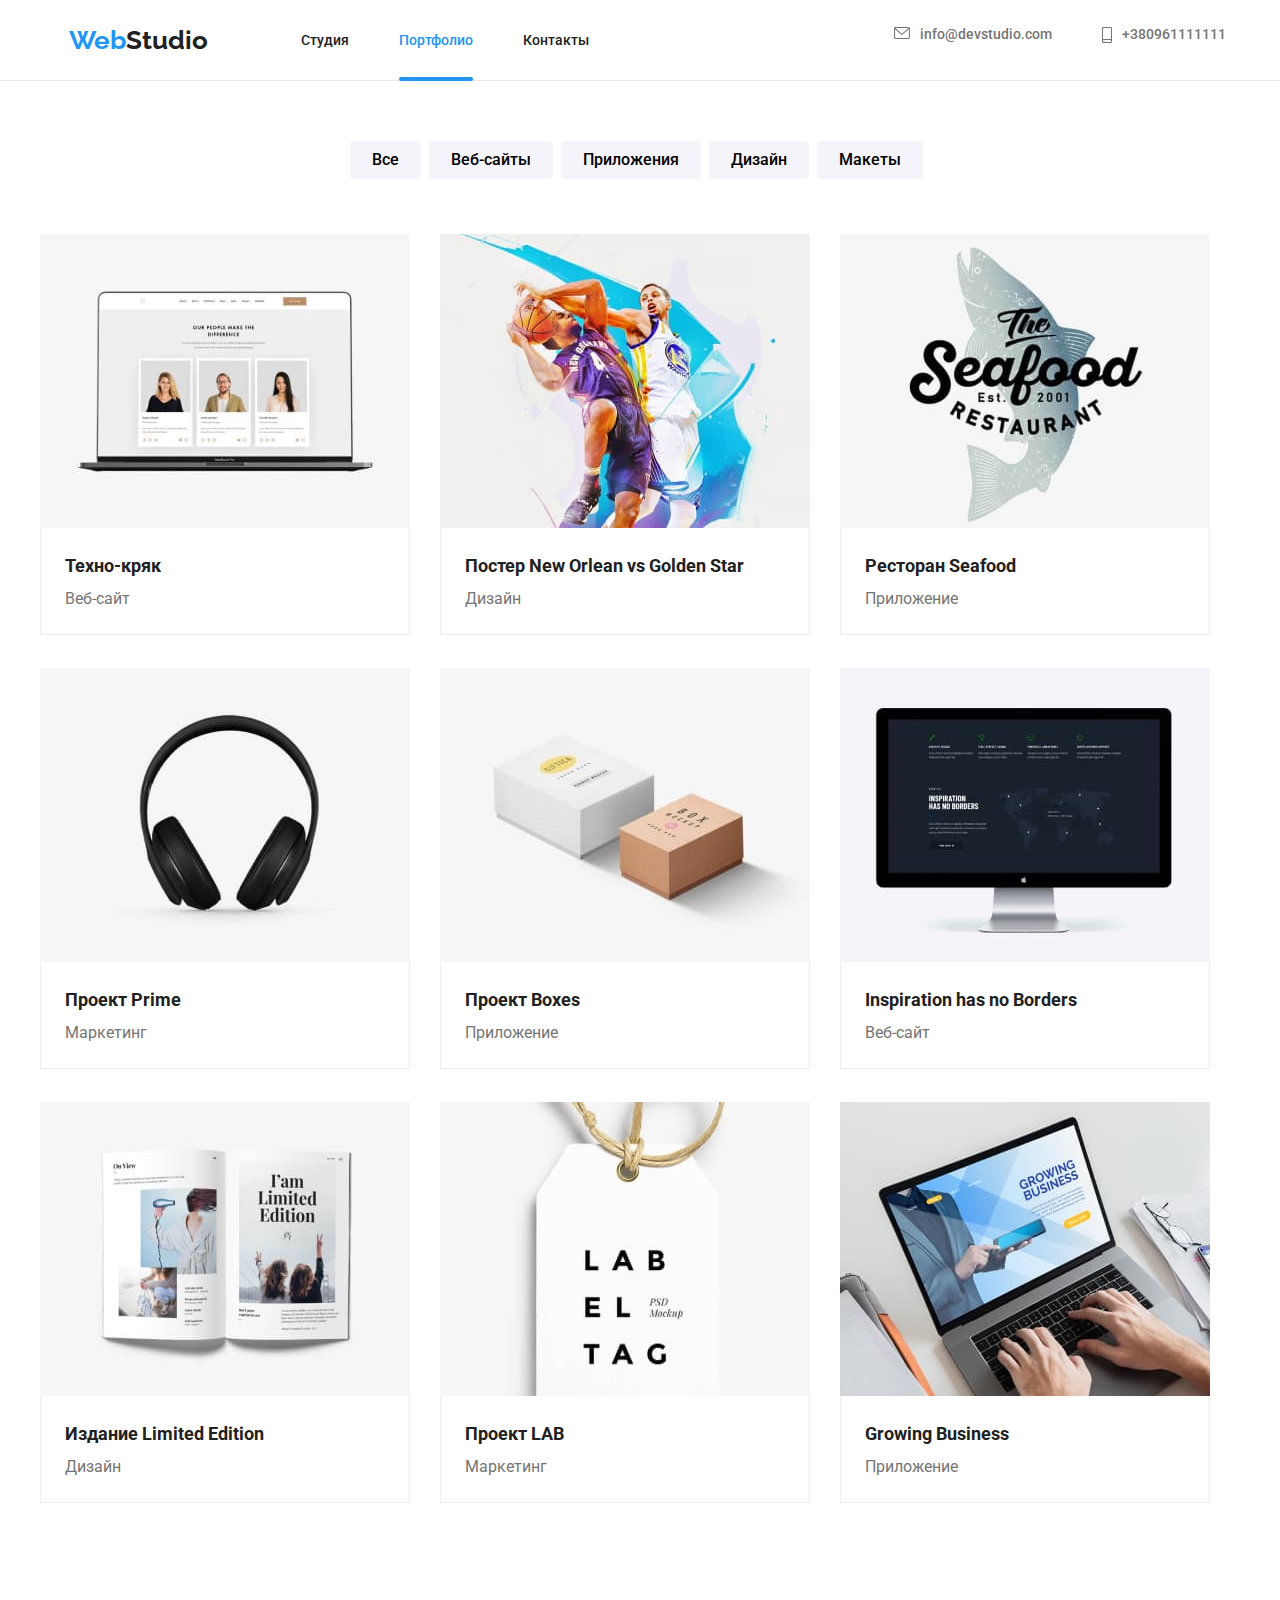
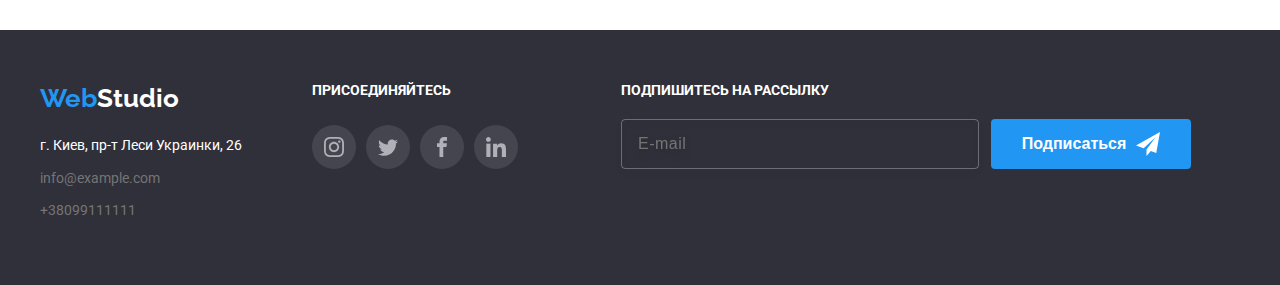
<file: portfolio.html>
<!DOCTYPE html>
<html lang="ru">

<head>
    <meta charset="UTF-8">
    <meta http-equiv="X-UA-Compatible" content="IE=edge">
    <meta name="viewport" content="width=device-width, initial-scale=1.0">
    <title>Портфолио</title>
    <link rel="preconnect" href="https://fonts.googleapis.com">
    <link rel="preconnect" href="https://fonts.gstatic.com" crossorigin>
    <link href="https://fonts.googleapis.com/css2?family=Roboto:wght@400;500;700;900&display=swap" rel="stylesheet">
    <link rel="preconnect" href="https://fonts.googleapis.com">
    <link rel="preconnect" href="https://fonts.gstatic.com" crossorigin>
    <link href="https://fonts.googleapis.com/css2?family=Raleway:wght@700&display=swap" rel="stylesheet">
    <link rel="stylesheet" href="css/main.min.css" type="text/css" >
</head>
<body>
    <header class="header">
        <div class="container navigation-list">
            <nav class="logo">
                <a href="" class="logo__image" target="blink">Web<span class="logo__image-part2">Studio</span>
                </a>
                <ul class="submenu">
                    <li class="submenu__bar">
                        <a href="https://nikokomp.github.io/goit-markup-hw-08/" class="submenu__link">Студия
                        </a>
                    </li>
                    <li class="submenu__bar">
                        <a href="https://nikokomp.github.io/goit-markup-hw-08/portfolio.html"
                            class="submenu__link mark">Портфолио
                        </a>
                    </li>
                    <li class="submenu__bar"><a href="/Контакты" class="submenu__link">Контакты</a></li>
                </ul>
            </nav>
    
        <ul class="feedback">
            <li class="feedback__contacts">
                <a href="mailto:https://info@devstudio.com" class="feedback__link" title="info@devstudio.com">
                    <svg width="16" height="12" class="feedback__icon1">
                        <use href="image/symbol-defs.svg#icon-envelope">
                        </use>
                    </svg>
                    info@devstudio.com
                </a>
            </li>
            <li class="feedback__contacts">
                <a href="tel:+380961111111" class="feedback__link">
                    <svg width="10" height="16" class="feedback__icon1">
                        <use href="image/symbol-defs.svg#icon-smartphone">
                        </use>
                    </svg> +380961111111
                </a>
            </li>
        </ul>
    <button type="button" class="mobile__button" data-menu-open>
        <svg width="24" height="16">
            <use href="image/svg/menus.svg#icon-menu_24px"></use>
        </svg>
    </button>
    </div>
    </header>
    <main>
        <!-- button-->
        <section class="section button-section">
           <div class="container">
            <h1 hidden>Чем мы занимаесмя</h1>
                <ul class="portfolio-buttons">
                    <li class="portfolio-buttons__butn"><button type="button" class="portfolio-buttons__button-second">Все</button>
                    </li>
                    <li class="portfolio-buttons__butn"><button type="button" class="portfolio-buttons__button-second">Веб-сайты</button>
                    </li>
                    <li class="portfolio-buttons__butn"><button type="button" class="portfolio-buttons__button-second">Приложения</button>
                    </li>
                    <li class="portfolio-buttons__butn"><button type="button" class="portfolio-buttons__button-second">Дизайн</button>
                    </li>
                    <li class="portfolio-buttons__butn"><button type="button" class="portfolio-buttons__button-second">Макеты</button>
                    </li>
                </ul>   
           </div>   
<!--portfolio-->
<div class="container">
                <ul class="portfolio">
                    <li class="portfolio__item"> <a href="#">
                        <div class="portfolio__card">
                        <img 
                       srcset="./image/pf1-desk-1x.jpg 1x, 
                                ./image/pf1-desk-2x.jpg 2x"
                                src="./image/pf1-mob-1x.jpg"
                            class="portfolio__pic"
                                alt="macbook">
                        <div class="overlay">
                            <p>
                                Технокряк это современная площадка распространения коронавируса. Компании используют эту платформу для цифрового
                                шпионажа и атак на защищённые сервера конкурентов.
                            </p>
                        </div>
                        </div>
                        <div class="portfolio__text">
                        <h2 class="portfolio__title">Техно-кряк</h2>
                        <p class="portfolio__subtitle">Веб-сайт</p>
                        </div></a>
                    </li>
                    <li class="portfolio__item"> <a href="#">
                        <div class="portfolio__card">
                        <img   srcset="./image/pf2-desk-1x.jpg 1x, 
                                ./image/pf2-desk-2x.jpg 2x"
                             src="./image/pf2-mob-1x.jpg"
                        class="portfolio__pic"
                        alt="singboards">
                        <div class="overlay">
                            <p>
                                Технокряк это современная площадка распространения коронавируса. Компании используют эту платформу для цифрового
                                шпионажа и атак на защищённые сервера конкурентов.
                            </p>
                        </div>
                        </div>
                        <div class="portfolio__text">
                        <h2 class="portfolio__title">Постер New Orlean vs Golden Star</h2>
                        <p class="portfolio__subtitle">Дизайн</p>
                        </div></a>
                    </li>
                    <li class="portfolio__item"> <a href="#">
                        <div class="portfolio__card">
                        <img  srcset="./image/pf3-desk-1x.jpg 1x, 
                                ./image/pf3-desk-2x.jpg 2x"
                                src="./image/pf3-mob-1x.jpg "
                        class="portfolio__pic" 
                        alt="poster">
                        <div class="overlay">
                            <p>
                                Технокряк это современная площадка распространения коронавируса. Компании используют эту платформу для цифрового
                                шпионажа и атак на защищённые сервера конкурентов.
                            </p>
                        </div>
                        </div>
                        <div class="portfolio__text">
                        <h2 class="portfolio__title">Ресторан Seafood</h2>
                        <p class="portfolio__subtitle">Приложение</p>
                        </div></a>
                    </li>
                    <li class="portfolio__item"> <a href="#">
                        <div class="portfolio__card">
                        <img  srcset="./image/pf4-desk-1x.jpg 1x, 
                                ./image/pf4-desk-2x.jpg 2x"
                               src="./image/pf4-mob-1x.jpg"
                        class="portfolio__pic"
                        alt="headphone">
                        <div class="overlay">
                            <p>
                                Технокряк это современная площадка распространения коронавируса. Компании используют эту платформу для цифрового
                                шпионажа и атак на защищённые сервера конкурентов.
                            </p>
                        </div>
                        </div>
                        <div class="portfolio__text">
                        <h2 class="portfolio__title">Проект Prime</h2>
                        <p class="portfolio__subtitle">Маркетинг</p>
                        </div></a>
                    </li>
                    <li class="portfolio__item"> <a href="#">
                        <div class="portfolio__card">
                        <img srcset="./image/pf5-desk-1x.jpg 1x, 
                                ./image/pf5-desk-2x.jpg 2x"
                                src="./image/pf5-mob-1x.jpg"
                        class="portfolio__pic"
                        alt="boxes">
                        <div class="overlay">
                            <p>
                                Технокряк это современная площадка распространения коронавируса. Компании используют эту платформу для цифрового
                                шпионажа и атак на защищённые сервера конкурентов.
                            </p>
                        </div>
                        </div>
                        <div class="portfolio__text">
                        <h2 class="portfolio__title">Проект Boxes</h2>
                        <p class="portfolio__subtitle">Приложение</p>
                        </div></a>
                    </li>
                    <li class="portfolio__item"> <a href="#">
                        <div class="portfolio__card">
                        <img srcset="./image/pf6-desk-1x.jpg 1x, 
                                ./image/pf6-desk-2x.jpg 2x"
                              src="./image/pf6-mob-1x.jpg"
                        class="portfolio__pic"
                         alt="monitor">
                        <div class="overlay">
                            <p>
                                Технокряк это современная площадка распространения коронавируса. Компании используют эту платформу для цифрового
                                шпионажа и атак на защищённые сервера конкурентов.
                            </p>
                        </div>
                        </div>
                        <div class="portfolio__text">
                        <h2 class="portfolio__title">Inspiration has no Borders</h2>
                        <p class="portfolio__subtitle">Веб-сайт</p>
                        </div></a>
                    </li>
                    <li class="portfolio__item"><a href="#">
                        <div class="portfolio__card">
                        <img srcset="./image/pf7-desk-1x.jpg 1x, 
                                ./image/pf7-desk-2x.jpg 2x"
                                 src="./image/pf7-mob-1x.jpg"
                        class="portfolio__pic" 
                        alt="book">
                        <div class="overlay">
                            <p>
                                Технокряк это современная площадка распространения коронавируса. Компании используют эту платформу для цифрового
                                шпионажа и атак на защищённые сервера конкурентов.
                            </p>
                        </div>
                        </div>
                        <div class="portfolio__text">
                        <h2 class="portfolio__title">Издание Limited Edition</h2>
                        <p class="portfolio__subtitle">Дизайн</p>
                        </div></a>
                    </li>
                    <li class="portfolio__item"> <a href="#">
                        <div class="portfolio__card">
                        <img 
                        srcset="./image/pf8-desk-1x.jpg 1x, 
                                ./image/pf8-desk-2x.jpg 2x"
                                src="./image/pf8-mob-1x.jpg"
                                class="portfolio__pic" 
                                alt="tag">
                        <div class="overlay">
                            <p>
                                Технокряк это современная площадка распространения коронавируса. Компании используют эту платформу для цифрового
                                шпионажа и атак на защищённые сервера конкурентов.
                            </p>
                        </div>
                        </div>
                        <div class="portfolio__text">
                        <h2 class="portfolio__title">Проект LAB</h2>
                        <p class="portfolio__subtitle">Маркетинг</p>
                        </div></a>
                    </li>
                    <li class="portfolio__item"> <a href="#">
                        <div class="portfolio__card">
                        <img srcset="./image/pf9-desk-1x.jpg 1x, 
                                ./image/pf9-desk-2x.jpg 2x"
                              src="./image/pf9-mob-1x.jpg"
                        class="portfolio__pic"
                        alt="laptop">
                        <div class="overlay">
                            <p>
                                Технокряк это современная площадка распространения коронавируса. Компании используют эту платформу для цифрового
                                шпионажа и атак на защищённые сервера конкурентов.
                            </p>
                        </div>
                        </div>
                        <div class="portfolio__text">
                        <h2 class="portfolio__title">Growing Business</h2>
                        <p class="portfolio__subtitle">Приложение</p>
                        </div></a>
                    </li>
            </ul>
            </div>
        </section>
    </main>
   
<footer class="footer section">
    <div class="container footer__box">
        <div class="tablet">
            <div class="box1">
                <a href="#" class="footer__logo-image" target="blink">Web<span
                        class="footer__logo-im-part">Studio</span> </a>
                <address>
                    <ul class="addres">
                        <li><a href="https://goo.gl/maps/ie4uHoUFQD95xDHH9" class="addres_map-link">г. Киев, пр-т Леси
                                Украинки, 26 </a></li>
                        <li><a href="info@example.com" class="addres__contacts">info@example.com </a></li>
                        <li><a href="tel=+38099111111" class="addres__contacts">+38099111111</a></li>
                    </ul>
                </address>
            </div>


            <div class="footer-social">
                <h2 class="footer-social__join"> ПРИСОЕДИНЯЙТЕСЬ</h2>
                <ul class="social">
                    <li class="social__item">
                        <a class="social__item-footer" href="https://www.instagram.com/" target="blank">
                            <svg class="social__icon">
                                <use href="image/symbol-defs.svg#icon-instagram"> </use>
                            </svg>
                        </a>
                    </li>
                    <li class="social__item">
                        <a class="social__item-footer" href="https://twitter.com/" target="blank">
                            <svg class="social__icon">
                                <use href="image/symbol-defs.svg#icon-twitter"> </use>
                            </svg>
                        </a>
                    </li>
                    <li class="social__item">
                        <a class="social__item-footer" href="https://facebook.com/" target="blank">
                            <svg class="social__icon">
                                <use href="image/symbol-defs.svg#icon-facebook"> </use>
                            </svg>
                        </a>
                    </li>
                    <li class="social__item">
                        <a class="social__item-footer" href="https://www.linkedin.com/" target="blank">
                            <svg class="social__icon">
                                <use href="image/symbol-defs.svg#icon-linkedin-1"> </use>
                            </svg>
                        </a>
                    </li>
                </ul>
            </div>
        </div>
        <form class="mailing-form">
            <h2 class="mailing-form__title"> ПОДПИШИТЕСЬ НА РАССЫЛКУ</h2>
            <div class="mailing-form__subscribe">
                <input type="email" class="mailing-form__e-mail-window" name="email" placeholder="E-mail">
                <button type="button" class="mailing__button">Подписаться
                    <svg class="mailing__button-icon" width="24" height="24">
                        <use href="image/symbol-defs-hw-06.svg#icon-4"></use>
                    </svg>
                </button>
            </div>
        </form>
    </div>
</footer>

    <div class="backdrop is-hidden" data-modal>
        <div class="modal">
            <button type="button" class="modal-btn" data-modal-close>
                <svg class="closebutton-icon" width="11" height="11">
                    <use href="image/symbol-defs1.svg#icon-Vector">
                    </use>
                </svg>
            </button>
            <div class="form">
                <form>
                    <p class="form-head">Оставьте свои данные, мы вам перезвоним</p>
                    <label>
                        <span class="modal-text">Имя</span> 
                        <input  type="text" name="name" class="name-icon">
                        <svg class="label-icon">
                            <use href="image/symbol-defs-hw-06.svg#icon-1"> </use>
                         </svg>
                    </label>
                    <label>
                        <span class="modal-text">Телефон ></span> 
                        <input type="tel" name="phone-number" class="name-icon">
                        <svg class="label-icon-tel">
                            <use href="image/symbol-defs-hw-06.svg#icon-2"> </use>
                        </svg>
                    </label>
                    <label>
                        <span class="modal-text">Почта ></span> 
                        <input type="email" name="email" class="name-icon">
                        <svg class="label-icon-mail">
                            <use href="image/symbol-defs-hw-06.svg#icon-3"> </use>
                        </svg>
                    </label>
                    <label>
                        <span class="modal-text">Комментарий</span> 
                        <textarea class="input-text" name="feedback" placeholder="Введите текст"></textarea>
                    </label>
                <input type="checkbox" name="agree" value="agree" class="policy" id="policy-chek">
                    <label class="conditions-text" for="policy-chek">
            
                        Соглашаюсь с рассылкой и принимаю &nbsp; <a href="#"> <u class="blue-text-conditions">Условия договора</u> </a>
                    </label>
                    <div class="button-modal-center">
                    <button type="button" class="button-modal">Отправить</button>
                </div>
                </form>
            </div>
        </div>
    </div>
    <div class="backdrop is-hidden" data-menu>
        <div class="mobile container">
            <div class="mobile-height">
                <button type="button" class="mobile__button-close" data-menu-close>
                    <svg width="19" height="19">
                        <use href="image/symbol-defs-close.svg#icon-close_24px"></use>
                    </svg>
                </button>
                <div class="mob__menu__top">
                    <ul class="mobile__submenu">
                        <li class="mobile__submenu__bar">
                            <a href="https://nikokomp.github.io/goit-markup-hw-08/"
                                class="  mobile__submenu__link ">Студия
                            </a>
                        </li>
                        <li class="mobile__submenu__bar">
                            <a href="https://nikokomp.github.io/goit-markup-hw-08/portfolio.html"
                                class="mobile__submenu__link marker">Портфолио
                            </a>
                        </li>
                        <li class="mobile__submenu__bar"><a href="/Контакты" class="mobile__submenu__link">Контакты</a></li>
                    </ul>
                </div>
                <div class="mob__menu__bottom">
                    <ul class="mobile-feedback">
                        <li class="mobile__feedback__contacts">
                            <a href="tel:+380961111111" class="mobile__feedback__phone">
                                +380961111111
                            </a>
                        </li>
    
                        <li class="mobile__feedback__contacts">
                            <a href="mailto:https://info@devstudio.com" class="mobile__feedback__link"
                                title="info@devstudio.com">
    
                                info@devstudio.com
                            </a>
                        </li>
                    </ul>
                    <ul class="mobile__social">
                        <li class="mobile__social__link">
                            <a class="mobile_social_network" href="https://www.instagram.com/" target="blank">Instagram</a>
                        </li>
                        <li class="mobile__social__link">
                            <a class="mobile_social_network" href="https://www.twitter.com/" target="blank">Twitter</a>
                        </li>
                        <li class="mobile__social__link">
                            <a class="mobile_social_network" href="https://www.facebook.com/" target="blank">Facebook</a>
    
                        </li>
                        <li class="mobile__social__link">
                            <a class="mobile_social_network" href="https://www.linkedin.com/" target="blank">Linkedin</a>
    
                        </li>
                    </ul>
                </div>
            </div>
        </div>
    </div>
    <script src="./js/modal.js"></script>
    <script src="./js/menu.js"></script>
</body>
</html>
</file>
<file: css/main.min.css>
:root{--brand-color: #2f303a;--button-color: #2196f3;--text-primary: #212121;--sup-head-color: #ffffff;--text-secondary-color: #757575;--secondar-button-color: #f5f4fa;--primary-fonts: Roboto}a{text-decoration:none}*{list-style:none;margin:0;padding:0;border:0}.container{margin-left:auto;margin-right:auto;min-width:320px}@media screen and (min-width: 480px){.container{width:480px}}@media screen and (min-width: 768px){.container{width:768px}}@media screen and (min-width: 1200px){.container{width:1200px}}.section{padding-top:94px;padding-bottom:94px;background-color:var(--sup-head-color);width:100%}body{font-family:var(--primary-fonts),sans-serif;font-size:14px;letter-spacing:0.03;color:var(--text-primary)}.header{position:relative;border-bottom:1px solid #ececec}.navigation-list{display:-webkit-box;display:-webkit-flex;display:-ms-flexbox;display:flex;-webkit-align-content:flex-start;-ms-flex-line-pack:start;align-content:flex-start;-webkit-box-align:center;-webkit-align-items:center;-ms-flex-align:center;align-items:center;-webkit-box-pack:justify;-webkit-justify-content:space-between;-ms-flex-pack:justify;justify-content:space-between}@media screen and (min-width: 768px){.navigation-list{-webkit-box-pack:center;-webkit-justify-content:center;-ms-flex-pack:center;justify-content:center}}.mobile__button{cursor:pointer;position:relative;display:-webkit-inline-box;display:-webkit-inline-flex;display:-ms-inline-flexbox;display:inline-flex;border:none;background-color:transparent;padding:12px 8px;margin-right:15px}@media screen and (min-width: 767px){.mobile__button{display:none}}.burger-btn{background-color:unset;border:unset;padding:unset;line-height:0;fill:currentColor;-webkit-transition:fill 250ms cubic-bezier(0.4, 0, 0.2, 1);-o-transition:fill 250ms cubic-bezier(0.4, 0, 0.2, 1);transition:fill 250ms cubic-bezier(0.4, 0, 0.2, 1)}.mobile{background-color:white;max-width:480px;height:768px}.mobile__submenu{margin-top:8px;padding-left:40px}.mobile__button-close{cursor:pointer;display:block;margin-left:auto;margin-top:21px;margin-right:25px;background-color:white}.mobile__button-close:hover,.mobile__button-close:focus{color:var(--button-color)}.mobile__submenu__bar{text-align:start;padding-bottom:35px}.mobile__submenu__bar:last-child{padding-bottom:0}.mobile__submenu__bar:hover,.mobile__submenu__bar:focus{color:var(--button-color)}.mobile__submenu__link{font-family:Roboto;font-style:normal;font-weight:500;font-size:40px;line-height:47px;text-align:center;letter-spacing:0.02em;color:#212121;padding-bottom:20px}.mobile-feedback{margin-bottom:64px;margin-right:auto}.mobile__feedback__contacts{padding-bottom:32px}.mobile__feedback__contacts:last-child{padding-bottom:0}.mobile__feedback__phone{font-family:Roboto;font-style:normal;font-weight:500;font-size:34px;line-height:40px;letter-spacing:0.02em;color:#2196f3;margin-bottom:32px;padding-bottom:10px}.mobile__feedback__link{font-family:Roboto;font-style:normal;font-weight:500;font-size:24px;line-height:28px;letter-spacing:0.02em;color:#757575}.mobile__social{display:-webkit-box;display:-webkit-flex;display:-ms-flexbox;display:flex;-webkit-flex-wrap:wrap;-ms-flex-wrap:wrap;flex-wrap:wrap;-webkit-box-align:center;-webkit-align-items:center;-ms-flex-align:center;align-items:center}@media screen and (max-width: 480px){.mobile__social{display:-webkit-box;display:-webkit-flex;display:-ms-flexbox;display:flex;-webkit-box-orient:vertical;-webkit-box-direction:normal;-webkit-flex-direction:column;-ms-flex-direction:column;flex-direction:column;-webkit-box-align:start;-webkit-align-items:start;-ms-flex-align:start;align-items:start}}.mobile__social__link{padding-right:10px;padding-left:10px;border-right:1px solid rgba(33,33,33,0.2)}.mobile__social__link:last-child{border-right:none}@media screen and (max-width: 480px){.mobile__social__link{border-right:none}}.mobile_social_network{font-family:Roboto;font-style:normal;font-weight:500;font-size:18px;line-height:22px;letter-spacing:0.02em;color:#2196f3}.mobile-height{height:100%;display:-webkit-box;display:-webkit-flex;display:-ms-flexbox;display:flex;-webkit-box-orient:vertical;-webkit-box-direction:normal;-webkit-flex-direction:column;-ms-flex-direction:column;flex-direction:column;-webkit-box-pack:justify;-webkit-justify-content:space-between;-ms-flex-pack:justify;justify-content:space-between;-webkit-box-align:start;-webkit-align-items:flex-start;-ms-flex-align:start;align-items:flex-start}.mob__menu__bottom{margin-top:auto;padding-left:40px;padding-bottom:48px}.nav-link__items{display:block}@media screen and (min-width: 1200px){.nav-link__items{display:-webkit-box;display:-webkit-flex;display:-ms-flexbox;display:flex;visibility:inherit}}.logo{display:-webkit-box;display:-webkit-flex;display:-ms-flexbox;display:flex;-webkit-box-align:center;-webkit-align-items:center;-ms-flex-align:center;align-items:center;-webkit-box-pack:right;-webkit-justify-content:right;-ms-flex-pack:right;justify-content:right;height:60px;padding-left:15px}@media screen and (min-width: 768px){.logo{height:80px}}.logo__image{color:var(--button-color);font-family:Raleway;font-style:normal;font-weight:bold;font-size:24px;line-height:1.2}@media screen and (min-width: 1200px){.logo__image{font-size:26px;line-height:1.16}}.logo__image-part2{font-family:Raleway;font-style:normal;font-weight:bold;font-size:26px;line-height:1.2;color:var(--text-primary)}@media screen and (min-width: 1200px){.logo__image-part2{font-size:26px;line-height:1.16}}.footer__logo-image{display:inline-block;margin-bottom:20px;color:var(--button-color);font-family:Raleway;font-style:normal;font-weight:bold;font-size:26px;line-height:1.2}.footer__logo-im-part{color:var(--sup-head-color)}.submenu{display:none}@media screen and (min-width: 767px){.submenu{display:-webkit-box;display:-webkit-flex;display:-ms-flexbox;display:flex;margin-right:84px;margin-left:88px}}@media screen and (min-width: 1200px){.submenu{margin-right:305px;margin-left:93px}}.submenu :last-child{padding-right:0}.submenu__bar{display:block;padding-right:50px}.submenu__link{display:block;padding-top:32px;padding-bottom:32px;color:var(--text-primary);font-weight:500;font-size:14px;line-height:1.15;-webkit-transition-property:color;-o-transition-property:color;transition-property:color;-webkit-transition-duration:250ms;-o-transition-duration:250ms;transition-duration:250ms;-webkit-transition-timing-function:cubic-bezier(0.4, 0, 0.2, 1);-o-transition-timing-function:cubic-bezier(0.4, 0, 0.2, 1);transition-timing-function:cubic-bezier(0.4, 0, 0.2, 1);-webkit-transition-delay:0;-o-transition-delay:0;transition-delay:0}.submenu__link:hover,.submenu__link:focus{color:var(--button-color)}.mark{position:relative;color:var(--button-color)}.mark::after{content:"";position:absolute;bottom:-1px;left:0;-webkit-border-radius:2px;border-radius:2px;width:100%;height:4px;background-color:var(--button-color)}.marker{color:var(--button-color)}.feedback{display:none}@media screen and (min-width: 768px){.feedback{display:-webkit-box;display:-webkit-flex;display:-ms-flexbox;display:flex;-webkit-flex-wrap:wrap;-ms-flex-wrap:wrap;flex-wrap:wrap}}@media screen and (min-width: 1200px){.feedback{-webkit-box-align:center;-webkit-align-items:center;-ms-flex-align:center;align-items:center}}.feedback__icon1{fill:currentColor;margin-right:10px;vertical-align:middle}.feedback__icon1:hover{fill:var(--button-color)}.feedback__contacts{display:-webkit-box;display:-webkit-flex;display:-ms-flexbox;display:flex;-webkit-box-align:center;-webkit-align-items:center;-ms-flex-align:center;align-items:center}@media screen and (min-width: 1200px){.feedback__contacts{margin-right:50px}.feedback__contacts:last-child{margin:0}}.feedback__link{display:-webkit-box;display:-webkit-flex;display:-ms-flexbox;display:flex;color:var(--text-secondary-color);font-size:14px;line-height:1.14;font-weight:500;padding-top:32px;padding-bottom:32px;-webkit-transition-property:color;-o-transition-property:color;transition-property:color;-webkit-transition-duration:250ms;-o-transition-duration:250ms;transition-duration:250ms;-webkit-transition-timing-function:cubic-bezier(0.4, 0, 0.2, 1);-o-transition-timing-function:cubic-bezier(0.4, 0, 0.2, 1);transition-timing-function:cubic-bezier(0.4, 0, 0.2, 1);-webkit-transition-delay:0;-o-transition-delay:0;transition-delay:0}.feedback__link:hover,.feedback__link:focus{color:var(--button-color)}@media screen and (min-width: 767px){.feedback__link{padding-top:0px;padding-bottom:0px;margin-bottom:10px}}.nav-link__items{display:block}@media screen and (min-width: 1200px){.nav-link__items{display:-webkit-box;display:-webkit-flex;display:-ms-flexbox;display:flex;visibility:inherit}}.slogan__title{margin-bottom:30px;white-space:pre;color:var(--sup-head-color);font-weight:900;font-size:26px;line-height:1.61;text-align:center}@media screen and (min-width: 1200px){.slogan__title{font-size:44px}}.slogan__button{cursor:pointer;width:200px;height:50px;background:var(--button-color);font-weight:bold;font-size:16px;line-height:1.87;color:var(--sup-head-color);-webkit-border-radius:4px;border-radius:4px}.slogan{background-image:-webkit-gradient(linear, left top, left bottom, from(rgba(47,48,58,0.4)), to(rgba(47,48,58,0.4))),url(../image/hero-mob-1x.jpg);background-image:-webkit-linear-gradient(rgba(47,48,58,0.4), rgba(47,48,58,0.4)),url(../image/hero-mob-1x.jpg);background-image:-o-linear-gradient(rgba(47,48,58,0.4), rgba(47,48,58,0.4)),url(../image/hero-mob-1x.jpg);background-image:linear-gradient(rgba(47,48,58,0.4), rgba(47,48,58,0.4)),url(../image/hero-mob-1x.jpg);background-repeat:no-repeat;background-position:center;-webkit-background-size:cover;background-size:cover;text-align:center;padding:188px 0;margin-left:auto;margin-right:auto;min-width:320px;max-width:1600px}@media (min-device-pixel-ratio: 2), (-webkit-min-device-pixel-ratio: 2), (-o-min-device-pixel-ratio: 2/1), (min-resolution: 192dpi), (min-resolution: 2dppx){.slogan{background-image:-webkit-gradient(linear, left top, left bottom, from(rgba(47,48,58,0.4)), to(rgba(47,48,58,0.4))),url(../image/hero-mob-2x.jpg);background-image:-webkit-linear-gradient(rgba(47,48,58,0.4), rgba(47,48,58,0.4)),url(../image/hero-mob-2x.jpg);background-image:-o-linear-gradient(rgba(47,48,58,0.4), rgba(47,48,58,0.4)),url(../image/hero-mob-2x.jpg);background-image:linear-gradient(rgba(47,48,58,0.4), rgba(47,48,58,0.4)),url(../image/hero-mob-2x.jpg)}}@media screen and (min-width: 767px){.slogan{background-image:-webkit-gradient(linear, left top, left bottom, from(rgba(47,48,58,0.4)), to(rgba(47,48,58,0.4))),url(../image/hero-tab.jpg);background-image:-webkit-linear-gradient(rgba(47,48,58,0.4), rgba(47,48,58,0.4)),url(../image/hero-tab.jpg);background-image:-o-linear-gradient(rgba(47,48,58,0.4), rgba(47,48,58,0.4)),url(../image/hero-tab.jpg);background-image:linear-gradient(rgba(47,48,58,0.4), rgba(47,48,58,0.4)),url(../image/hero-tab.jpg);background-repeat:no-repeat;background-position:center;margin:auto;-webkit-background-size:cover;background-size:cover;text-align:center;padding-top:118px;padding-bottom:118px}}@media screen and (min-width: 767px) and (min-device-pixel-ratio: 2), screen and (min-width: 767px) and (-webkit-min-device-pixel-ratio: 2), screen and (min-width: 767px) and (-o-min-device-pixel-ratio: 2/1), screen and (min-width: 767px) and (min-resolution: 192dpi), screen and (min-width: 767px) and (min-resolution: 2dppx){.slogan{background-image:-webkit-gradient(linear, left top, left bottom, from(rgba(47,48,58,0.4)), to(rgba(47,48,58,0.4))),url(../image/hero-tab-2x.jpg);background-image:-webkit-linear-gradient(rgba(47,48,58,0.4), rgba(47,48,58,0.4)),url(../image/hero-tab-2x.jpg);background-image:-o-linear-gradient(rgba(47,48,58,0.4), rgba(47,48,58,0.4)),url(../image/hero-tab-2x.jpg);background-image:linear-gradient(rgba(47,48,58,0.4), rgba(47,48,58,0.4)),url(../image/hero-tab-2x.jpg)}}@media screen and (min-width: 1200px){.slogan{background-image:-webkit-gradient(linear, left top, left bottom, from(rgba(47,48,58,0.4)), to(rgba(47,48,58,0.4))),url(../image/hero-desk-1x.jpg);background-image:-webkit-linear-gradient(rgba(47,48,58,0.4), rgba(47,48,58,0.4)),url(../image/hero-desk-1x.jpg);background-image:-o-linear-gradient(rgba(47,48,58,0.4), rgba(47,48,58,0.4)),url(../image/hero-desk-1x.jpg);background-image:linear-gradient(rgba(47,48,58,0.4), rgba(47,48,58,0.4)),url(../image/hero-desk-1x.jpg);background-repeat:no-repeat;background-position:center;-webkit-background-size:cover;background-size:cover;text-align:center;padding-top:200px;padding-bottom:200px}}@media screen and (min-width: 1200px) and (min-device-pixel-ratio: 2), screen and (min-width: 1200px) and (-webkit-min-device-pixel-ratio: 2), screen and (min-width: 1200px) and (-o-min-device-pixel-ratio: 2/1), screen and (min-width: 1200px) and (min-resolution: 192dpi), screen and (min-width: 1200px) and (min-resolution: 2dppx){.slogan{background-image:-webkit-gradient(linear, left top, left bottom, from(rgba(47,48,58,0.4)), to(rgba(47,48,58,0.4))),url(../image/hero-desk-2x.jpg);background-image:-webkit-linear-gradient(rgba(47,48,58,0.4), rgba(47,48,58,0.4)),url(../image/hero-desk-2x.jpg);background-image:-o-linear-gradient(rgba(47,48,58,0.4), rgba(47,48,58,0.4)),url(../image/hero-desk-2x.jpg);background-image:linear-gradient(rgba(47,48,58,0.4), rgba(47,48,58,0.4)),url(../image/hero-desk-2x.jpg)}}.advantage-section{padding-top:60px}@media screen and (min-width: 767px){.advantage-section{padding-top:94px;padding-bottom:0px}}.advantage{padding-left:15px;padding-right:15px;margin-left:auto;margin-right:auto}@media screen and (min-width: 768px){.advantage{display:-webkit-box;display:-webkit-flex;display:-ms-flexbox;display:flex;-webkit-box-align:center;-webkit-align-items:center;-ms-flex-align:center;align-items:center;-webkit-box-pack:center;-webkit-justify-content:center;-ms-flex-pack:center;justify-content:center;-webkit-flex-wrap:wrap;-ms-flex-wrap:wrap;flex-wrap:wrap;margin-bottom:60px}}@media screen and (min-width: 1200px){.advantage{display:-webkit-box;display:-webkit-flex;display:-ms-flexbox;display:flex;margin-bottom:0px;-webkit-box-align:center;-webkit-align-items:center;-ms-flex-align:center;align-items:center;-webkit-box-pack:center;-webkit-justify-content:center;-ms-flex-pack:center;justify-content:center;width:1200px}}.advantage__list{margin-bottom:30px}.advantage__list:nth-child(n+3){margin-bottom:0px}@media screen and (min-width: 768px){.advantage__list{margin-right:30px}}.advantage__list:nth-child(2n){margin-right:0px}@media screen and (min-width: 1200px){.advantage__list{margin-bottom:0}.advantage__list:nth-child(2n){margin-right:30px}.advantage__list:nth-child(2n):last-child{margin-right:0px}}.advantage__picture{display:-webkit-box;display:-webkit-flex;display:-ms-flexbox;display:flex;-webkit-box-pack:center;-webkit-justify-content:center;-ms-flex-pack:center;justify-content:center;margin-bottom:30px;-webkit-border-radius:4px;border-radius:4px;background-color:var(--secondar-button-color);position:relative;max-width:450px;height:120px;-webkit-box-align:center;-webkit-align-items:center;-ms-flex-align:center;align-items:center}@media screen and (min-width: 768px){.advantage__picture{width:354px;height:120px}}@media screen and (min-width: 1200px){.advantage__picture{display:-webkit-box;display:-webkit-flex;display:-ms-flexbox;display:flex;-webkit-box-pack:justify;-webkit-justify-content:space-between;-ms-flex-pack:justify;justify-content:space-between;width:70px;height:70px;margin-bottom:30px;padding:25px 100px;-webkit-border-radius:4px;border-radius:4px;background-color:var(--secondar-button-color)}}.advantage__title{font-weight:bold;font-size:14px;line-height:1.14;margin-bottom:10px;text-align:center}@media screen and (min-width: 767px){.advantage__title{font-weight:bold;font-size:14px;line-height:1.14;margin-bottom:10px;text-align:start}}.advantage__subtitle{color:var(--text-secondary-color);font-size:14px;line-height:1.7}@media screen and (min-width: 767px){.advantage__subtitle{width:270px;color:var(--text-secondary-color);font-size:14px;line-height:1.7}}.svg_picture{width:70px;height:70px}.doing{text-align:center;font-size:36px;line-height:1.16;font-weight:bold;padding-bottom:50px}.doing__list{display:-webkit-box;display:-webkit-flex;display:-ms-flexbox;display:flex;-webkit-box-pack:center;-webkit-justify-content:center;-ms-flex-pack:center;justify-content:center}.doing__table{padding:auto;margin-right:30px;position:relative}.doing__table:last-child{margin-right:0px}.doing__title{position:absolute;bottom:0px;width:370px;height:70px;background-color:rgba(47,48,58,0.8)}.doing__title>p{text-align:center;font-weight:bold;font-size:14px;line-height:1.14;text-align:center;letter-spacing:0.03em;text-transform:uppercase;padding:27px 82px;color:#ffffff}.doing_img-doing{width:370px}@media screen and (max-width: 767px){.doing-section{display:none}}@media screen and (max-width: 1199px){.doing-section{display:none}}.our-team-section{background-color:#f5f4fa;-webkit-background-size:cover;background-size:cover}.team{font-size:36px;line-height:1.16;font-weight:bold;text-align:center;padding-bottom:50px}.team__list{padding-left:15px;padding-right:15px}@media screen and (min-width: 768px){.team__list{display:-webkit-box;display:-webkit-flex;display:-ms-flexbox;display:flex;-webkit-flex-wrap:wrap;-ms-flex-wrap:wrap;flex-wrap:wrap}}@media screen and (min-width: 1200px){.team__list{display:-webkit-box;display:-webkit-flex;display:-ms-flexbox;display:flex;padding-left:0px;padding-right:0px}}.team__card{background-color:var(--sup-head-color);-webkit-box-shadow:0px 1px 3px rgba(0,0,0,0.12),0px 1px 1px rgba(0,0,0,0.14),0px 2px 1px rgba(0,0,0,0.2);box-shadow:0px 1px 3px rgba(0,0,0,0.12),0px 1px 1px rgba(0,0,0,0.14),0px 2px 1px rgba(0,0,0,0.2);-webkit-border-radius:0px 0px 4px 4px;border-radius:0px 0px 4px 4px;margin-bottom:30px;width:100%}@media screen and (min-width: 768px){.team__card{width:354px;height:536px;margin-right:30px}.team__card:nth-child(2n){margin-right:0}.team__card:nth-child(n+3){margin-bottom:0}}@media screen and (min-width: 1200px){.team__card{width:270px;height:428px}.team__card:nth-child(2n){margin-right:30px}}.team__photo{display:block;width:100%}.team__text{padding-top:30px}.team__name{padding-bottom:10px;text-align:center;font-weight:500;font-size:16px;line-height:1.19;color:var(--text-primary)}.team__post{text-align:center;color:var(--text-secondary-color);font-size:16px;line-height:1.19}.social__item :hover,.social__item :focus{background-color:var(--button-color)}.social__item :hover .social__icon,.social__item :focus .social__icon{fill:white}.social{display:-webkit-box;display:-webkit-flex;display:-ms-flexbox;display:flex;-webkit-box-orient:horizontal;-webkit-box-direction:normal;-webkit-flex-direction:row;-ms-flex-direction:row;flex-direction:row;-webkit-box-pack:center;-webkit-justify-content:center;-ms-flex-pack:center;justify-content:center;padding-bottom:24px;padding-top:16px}.social__icon{width:20px;height:20px;color:#afb1b8;fill:currentColor;-webkit-transition-property:fill;-o-transition-property:fill;transition-property:fill;-webkit-transition-duration:250ms;-o-transition-duration:250ms;transition-duration:250ms;-webkit-transition-timing-function:cubic-bezier(0.4, 0, 0.2, 1);-o-transition-timing-function:cubic-bezier(0.4, 0, 0.2, 1);transition-timing-function:cubic-bezier(0.4, 0, 0.2, 1);-webkit-transition-delay:0;-o-transition-delay:0;transition-delay:0}.social__link{display:-webkit-box;display:-webkit-flex;display:-ms-flexbox;display:flex;-webkit-box-pack:center;-webkit-justify-content:center;-ms-flex-pack:center;justify-content:center;-webkit-box-align:center;-webkit-align-items:center;-ms-flex-align:center;align-items:center;width:44px;height:44px;-webkit-border-radius:50%;border-radius:50%;-webkit-transition-property:background-color;-o-transition-property:background-color;transition-property:background-color;-webkit-transition-duration:250ms;-o-transition-duration:250ms;transition-duration:250ms;-webkit-transition-timing-function:cubic-bezier(0.4, 0, 0.2, 1);-o-transition-timing-function:cubic-bezier(0.4, 0, 0.2, 1);transition-timing-function:cubic-bezier(0.4, 0, 0.2, 1);-webkit-transition-delay:0;-o-transition-delay:0;transition-delay:0}.img{display:block;max-width:100%;height:auto}.clients{text-align:center;font-size:36px;line-height:1.16;font-weight:bold;padding-bottom:15px}.client__list{display:-webkit-box;display:-webkit-flex;display:-ms-flexbox;display:flex;-webkit-flex-wrap:wrap;-ms-flex-wrap:wrap;flex-wrap:wrap;-webkit-box-pack:center;-webkit-justify-content:center;-ms-flex-pack:center;justify-content:center}@media screen and (min-width: 1200px){.client__list{display:-webkit-box;display:-webkit-flex;display:-ms-flexbox;display:flex;-webkit-flex-wrap:inherit;-ms-flex-wrap:inherit;flex-wrap:inherit;-webkit-box-pack:justify;-webkit-justify-content:space-between;-ms-flex-pack:justify;justify-content:space-between}}.client__list .clients__item{display:-webkit-box;display:-webkit-flex;display:-ms-flexbox;display:flex;-webkit-box-pack:center;-webkit-justify-content:center;-ms-flex-pack:center;justify-content:center;-webkit-box-align:center;-webkit-align-items:center;-ms-flex-align:center;align-items:center;color:#afb1b8;height:92px;border:1px solid;-webkit-border-radius:4px;border-radius:4px;background:#ffffff1a;-webkit-transition-property:border;-o-transition-property:border;transition-property:border;-webkit-transition-duration:250ms;-o-transition-duration:250ms;transition-duration:250ms;-webkit-transition-timing-function:cubic-bezier(0.4, 0, 0.2, 1);-o-transition-timing-function:cubic-bezier(0.4, 0, 0.2, 1);transition-timing-function:cubic-bezier(0.4, 0, 0.2, 1);-webkit-transition-delay:0;-o-transition-delay:0;transition-delay:0}.client__list .clients__card-border{width:-webkit-calc((100% - 2 * 30px) / 2);width:calc((100% - 2 * 30px) / 2);margin:15px}@media screen and (min-width: 768px){.client__list .clients__card-border{width:226px;height:92px}}@media screen and (min-width: 1200px){.client__list .clients__card-border{width:170px;height:92px}}.client__list .clients__card-border :hover,.client__list .clients__card-border :focus{border:1px solid var(--button-color)}.client__list .clients__card-border:hover .clients__icon,.client__list .clients__card-border :focus .clients__icon{fill:var(--button-color);border:none}.client__list .clients__icon{width:106px;height:60px;fill:#afb1b8;-webkit-transition-property:fill;-o-transition-property:fill;transition-property:fill;-webkit-transition-duration:250ms;-o-transition-duration:250ms;transition-duration:250ms;-webkit-transition-timing-function:cubic-bezier(0.4, 0, 0.2, 1);-o-transition-timing-function:cubic-bezier(0.4, 0, 0.2, 1);transition-timing-function:cubic-bezier(0.4, 0, 0.2, 1);-webkit-transition-delay:0;-o-transition-delay:0;transition-delay:0}.footer{background-color:var(--brand-color);background-attachment:fixed;padding-top:60px;padding-bottom:60px}@media screen and (min-width: 1200px){.footer{display:-webkit-box;display:-webkit-flex;display:-ms-flexbox;display:flex;-webkit-box-pack:center;-webkit-justify-content:center;-ms-flex-pack:center;justify-content:center;max-width:1600px;margin-left:auto;margin-right:auto;height:255px;padding-top:0;padding-bottom:0;-webkit-box-align:center;-webkit-align-items:center;-ms-flex-align:center;align-items:center}}@media screen and (min-width: 1200px){.footer__box{display:-webkit-box;display:-webkit-flex;display:-ms-flexbox;display:flex}}.footer-social__join{color:var(--sup-head-color);font-style:normal;font-weight:bold;font-size:14px;line-height:1.14;text-align:center}@media screen and (min-width: 767px){.footer-social__join{color:var(--sup-head-color);font-style:normal;font-weight:bold;font-size:14px;line-height:1.14;padding-top:0px;padding-bottom:10px;text-align:start}}.social__item-footer{display:-webkit-box;display:-webkit-flex;display:-ms-flexbox;display:flex;-webkit-box-pack:center;-webkit-justify-content:center;-ms-flex-pack:center;justify-content:center;-webkit-box-align:center;-webkit-align-items:center;-ms-flex-align:center;align-items:center;width:44px;height:44px;-webkit-border-radius:50%;border-radius:50%;background-color:#ffffff1a;margin-right:10px;-webkit-transition-property:background-color;-o-transition-property:background-color;transition-property:background-color;-webkit-transition-duration:250ms;-o-transition-duration:250ms;transition-duration:250ms;-webkit-transition-timing-function:cubic-bezier(0.4, 0, 0.2, 1);-o-transition-timing-function:cubic-bezier(0.4, 0, 0.2, 1);transition-timing-function:cubic-bezier(0.4, 0, 0.2, 1);-webkit-transition-delay:0;-o-transition-delay:0;transition-delay:0}@media screen and (min-width: 768px){.tablet{display:-webkit-box;display:-webkit-flex;display:-ms-flexbox;display:flex;-webkit-box-pack:center;-webkit-justify-content:center;-ms-flex-pack:center;justify-content:center}}.social__icon-footer{width:20px;height:20px;color:#ffffff;fill:currentColor;-webkit-transition-property:fill;-o-transition-property:fill;transition-property:fill;-webkit-transition-duration:250ms;-o-transition-duration:250ms;transition-duration:250ms;-webkit-transition-timing-function:cubic-bezier(0.4, 0, 0.2, 1);-o-transition-timing-function:cubic-bezier(0.4, 0, 0.2, 1);transition-timing-function:cubic-bezier(0.4, 0, 0.2, 1);-webkit-transition-delay:0;-o-transition-delay:0;transition-delay:0}.social__link-footer{display:-webkit-box;display:-webkit-flex;display:-ms-flexbox;display:flex;-webkit-box-pack:center;-webkit-justify-content:center;-ms-flex-pack:center;justify-content:center;-webkit-box-align:center;-webkit-align-items:center;-ms-flex-align:center;align-items:center;width:44px;height:44px;-webkit-border-radius:50%;border-radius:50%;-webkit-transition-property:background-color;-o-transition-property:background-color;transition-property:background-color;-webkit-transition-duration:250ms;-o-transition-duration:250ms;transition-duration:250ms;-webkit-transition-timing-function:cubic-bezier(0.4, 0, 0.2, 1);-o-transition-timing-function:cubic-bezier(0.4, 0, 0.2, 1);transition-timing-function:cubic-bezier(0.4, 0, 0.2, 1);-webkit-transition-delay:0;-o-transition-delay:0;transition-delay:0}.box1{text-align:center;-webkit-box-pack:center;-webkit-justify-content:center;-ms-flex-pack:center;justify-content:center;margin-bottom:60px}@media screen and (min-width: 768px){.box1{margin-right:165px;margin-bottom:25px}}@media screen and (min-width: 1200px){.box1{margin-right:70px;text-align:start;margin-bottom:0px}}.addres{font-style:normal;display:-webkit-box;display:-webkit-flex;display:-ms-flexbox;display:flex;-webkit-box-pack:center;-webkit-justify-content:center;-ms-flex-pack:center;justify-content:center;-webkit-box-orient:vertical;-webkit-box-direction:normal;-webkit-flex-direction:column;-ms-flex-direction:column;flex-direction:column;-webkit-box-align:center;-webkit-align-items:center;-ms-flex-align:center;align-items:center}@media screen and (min-width: 1200px){.addres{-webkit-box-align:start;-webkit-align-items:flex-start;-ms-flex-align:start;align-items:flex-start}}.addres_map-link{display:-webkit-box;display:-webkit-flex;display:-ms-flexbox;display:flex;margin-bottom:9px;color:var(--sup-head-color);font-size:14px;line-height:1.7;-webkit-transition-property:color;-o-transition-property:color;transition-property:color;-webkit-transition-duration:250ms;-o-transition-duration:250ms;transition-duration:250ms;-webkit-transition-timing-function:cubic-bezier(0.4, 0, 0.2, 1);-o-transition-timing-function:cubic-bezier(0.4, 0, 0.2, 1);transition-timing-function:cubic-bezier(0.4, 0, 0.2, 1);-webkit-transition-delay:0;-o-transition-delay:0;transition-delay:0}.addres_map-link:hover,.addres_map-link:focus{color:var(--button-color)}.addres__contacts{display:inline-block;color:var(--text-secondary-color);font-size:14px;line-height:1.7;margin-bottom:9px;-webkit-transition-property:color;-o-transition-property:color;transition-property:color;-webkit-transition-duration:250ms;-o-transition-duration:250ms;transition-duration:250ms;-webkit-transition-timing-function:cubic-bezier(0.4, 0, 0.2, 1);-o-transition-timing-function:cubic-bezier(0.4, 0, 0.2, 1);transition-timing-function:cubic-bezier(0.4, 0, 0.2, 1);-webkit-transition-delay:0;-o-transition-delay:0;transition-delay:0}.addres__contacts:hover,.addres__contacts:focus{color:var(--button-color)}.mailing-form{display:-webkit-box;display:-webkit-flex;display:-ms-flexbox;display:flex;-webkit-box-orient:vertical;-webkit-box-direction:normal;-webkit-flex-direction:column;-ms-flex-direction:column;flex-direction:column;margin-top:35px;text-align:center;padding-left:15px;padding-right:15px}@media screen and (min-width: 1200px){.mailing-form{margin-left:93px;margin-top:0;text-align:start;padding-left:0;padding-right:0}}.mailing-form__subscribe{display:-webkit-box;display:-webkit-flex;display:-ms-flexbox;display:flex;-webkit-box-orient:vertical;-webkit-box-direction:normal;-webkit-flex-direction:column;-ms-flex-direction:column;flex-direction:column;-webkit-box-pack:center;-webkit-justify-content:center;-ms-flex-pack:center;justify-content:center;-webkit-box-align:center;-webkit-align-items:center;-ms-flex-align:center;align-items:center}@media screen and (min-width: 1200px){.mailing-form__subscribe{display:-webkit-box;display:-webkit-flex;display:-ms-flexbox;display:flex;-webkit-box-orient:horizontal;-webkit-box-direction:normal;-webkit-flex-direction:row;-ms-flex-direction:row;flex-direction:row}}.mailing{-webkit-box-orient:horizontal;-webkit-box-direction:normal;-webkit-flex-direction:row;-ms-flex-direction:row;flex-direction:row}.mailing-form__title{color:var(--sup-head-color);font-style:normal;font-weight:bold;font-size:14px;line-height:1.14;margin-bottom:20px}.mailing-form__e-mail-window{cursor:pointer;padding:15px 16px;font-size:16px;line-height:20px;letter-spacing:0.03em;color:rgba(255,255,255,0.6);background-color:inherit;width:100%;max-width:450px;border:1px solid rgba(255,255,255,0.3);-webkit-box-sizing:border-box;box-sizing:border-box;-webkit-filter:drop-shadow(0px 4px 4px rgba(0,0,0,0.15));filter:drop-shadow(0px 4px 4px rgba(0,0,0,0.15));-webkit-border-radius:4px;border-radius:4px;margin-bottom:20px}@media screen and (min-width: 1200px){.mailing-form__e-mail-window{width:358px;height:50px;margin-bottom:0}}.mailing__button{cursor:pointer;width:200px;height:50px;background:var(--button-color);font-weight:bold;font-size:16px;line-height:1.87;color:var(--sup-head-color);-webkit-border-radius:4px;border-radius:4px;display:-webkit-box;display:-webkit-flex;display:-ms-flexbox;display:flex;-webkit-box-align:center;-webkit-align-items:center;-ms-flex-align:center;align-items:center;-webkit-box-pack:center;-webkit-justify-content:center;-ms-flex-pack:center;justify-content:center}@media screen and (min-width: 1200px){.mailing__button{margin-left:12px}}.mailing__button-icon{margin-left:10px}.backdrop{width:100%;height:100%;background:rgba(0,0,0,0.2);position:fixed;top:0}.backdrop.is-hidden .modal{-webkit-transform:scale(5);-ms-transform:scale(5);transform:scale(5);-webkit-transition:-webkit-transform 1500ms cubic-bezier(0.4, 0, 0.2, 1);transition:-webkit-transform 1500ms cubic-bezier(0.4, 0, 0.2, 1);-o-transition:transform 1500ms cubic-bezier(0.4, 0, 0.2, 1);transition:transform 1500ms cubic-bezier(0.4, 0, 0.2, 1);transition:transform 1500ms cubic-bezier(0.4, 0, 0.2, 1), -webkit-transform 1500ms cubic-bezier(0.4, 0, 0.2, 1)}.modal{position:absolute;width:450px;height:609px;background-color:var(--sup-head-color);top:50%;left:50%;-webkit-transform:translate(-50%, -50%);-ms-transform:translate(-50%, -50%);transform:translate(-50%, -50%)}@media screen and (min-width: 1200px){.modal{width:528px;height:581px}}.modal__button{cursor:pointer;border:1px solid #999999;background-color:transparent;width:30px;height:30px;-webkit-border-radius:50%;border-radius:50%;position:absolute;top:10px;right:10px;display:-webkit-box;display:-webkit-flex;display:-ms-flexbox;display:flex;-webkit-box-align:center;-webkit-align-items:center;-ms-flex-align:center;align-items:center;-webkit-box-pack:center;-webkit-justify-content:center;-ms-flex-pack:center;justify-content:center}.modal__button :hover{-webkit-transition-property:fill;-o-transition-property:fill;transition-property:fill;-webkit-transition-duration:250ms;-o-transition-duration:250ms;transition-duration:250ms;-webkit-transition-timing-function:cubic-bezier(0.4, 0, 0.2, 1);-o-transition-timing-function:cubic-bezier(0.4, 0, 0.2, 1);transition-timing-function:cubic-bezier(0.4, 0, 0.2, 1);fill:var(--button-color)}.backdrop.is-hidden{visibility:hidden;opacity:0;pointer-events:none}label{display:-webkit-box;display:-webkit-flex;display:-ms-flexbox;display:flex;-webkit-box-orient:vertical;-webkit-box-direction:normal;-webkit-flex-direction:column;-ms-flex-direction:column;flex-direction:column;margin-bottom:20px;position:relative}.form{padding:40px}.form__head{font-weight:bold;font-size:20px;line-height:1.15;text-align:center;letter-spacing:0.03em;color:#212121;margin-bottom:12px}.nameicon :focus{border:none}input{outline:none}.modal__text{font-weight:normal;font-size:12px;line-height:1.16;letter-spacing:0.01em;color:#757575;margin-bottom:4px}.input-text{height:120px;border:1px solid rgba(33,33,33,0.2);-webkit-box-sizing:border-box;box-sizing:border-box;-webkit-border-radius:4px;border-radius:4px;font-weight:normal;font-size:12px;line-height:1.16;letter-spacing:0.01em;font-family:inherit;font-size:12px;line-height:14px;padding:12px 16px}.input-text::-webkit-input-placeholder{color:rgba(117,117,117,0.5)}.input-text:-ms-input-placeholder{color:rgba(117,117,117,0.5)}.input-text::-ms-input-placeholder{color:rgba(117,117,117,0.5)}.input-text::placeholder{color:rgba(117,117,117,0.5)}.input-text:focus{-webkit-transition-property:outline;-o-transition-property:outline;transition-property:outline;-webkit-transition-duration:250ms;-o-transition-duration:250ms;transition-duration:250ms;-webkit-transition-timing-function:cubic-bezier(0.4, 0, 0.2, 1);-o-transition-timing-function:cubic-bezier(0.4, 0, 0.2, 1);transition-timing-function:cubic-bezier(0.4, 0, 0.2, 1);outline:1px solid var(--button-color)}.modal__conditions-text{display:-webkit-box;display:-webkit-flex;display:-ms-flexbox;display:flex;-webkit-box-orient:horizontal;-webkit-box-direction:normal;-webkit-flex-direction:row;-ms-flex-direction:row;flex-direction:row;-webkit-flex-wrap:wrap;-ms-flex-wrap:wrap;flex-wrap:wrap;-webkit-box-align:center;-webkit-align-items:center;-ms-flex-align:center;align-items:center;font-weight:normal;font-size:12px;line-height:1.16;letter-spacing:0.03em;color:#757575}@media screen and (min-width: 1200px){.modal__conditions-text{font-size:14px;line-height:1.7}}.modal__policy{position:absolute;width:1px;height:1px;margin:-1px;border:0px;padding:0px;clip:rect(0 0 0 0);overflow:hidden}.modal__conditions-text::before{content:"";width:16px;height:15px;border:1px solid #212121;-webkit-border-radius:2px;border-radius:2px;margin-right:7px;cursor:pointer}.modal__policy:checked+.modal__conditions-text::before{background-image:url(../image/svg/iconcheck.svg);background-repeat:no-repeat;-webkit-background-size:contain;background-size:contain;background-position:center;border-color:var(--button-color)}.blue-text-conditions{font-family:inherit;font-size:inherit;color:var(--button-color);margin-left:3px}.button-modal-center{display:-webkit-box;display:-webkit-flex;display:-ms-flexbox;display:flex;-webkit-box-pack:center;-webkit-justify-content:center;-ms-flex-pack:center;justify-content:center;margin-top:31px}@media screen and (min-width: 1200px){.button-modal-center{margin-top:0}}.button-modal{cursor:pointer;width:200px;height:50px;background:var(--button-color);font-weight:bold;font-size:16px;line-height:1.87;color:var(--sup-head-color);-webkit-border-radius:4px;border-radius:4px;display:-webkit-box;display:-webkit-flex;display:-ms-flexbox;display:flex;-webkit-box-align:center;-webkit-align-items:center;-ms-flex-align:center;align-items:center;-webkit-box-pack:center;-webkit-justify-content:center;-ms-flex-pack:center;justify-content:center}.label__icon{display:block;width:12px;height:12px;position:absolute;top:55%;left:15px}.label__icon-tel{display:block;width:13px;height:13px;position:absolute;top:55%;left:15px}.label__icon-mail{display:block;width:15px;height:12px;position:absolute;top:55%;left:15px}.name__icon{padding:8px;font-family:inherit;border:1px solid rgba(33,33,33,0.2);-webkit-box-sizing:border-box;box-sizing:border-box;-webkit-border-radius:4px;border-radius:4px;padding-left:42px}.name__icon:focus{border:1px solid var(--button-color)}.name__icon:focus ~ .label__icon{-webkit-transition-property:fill;-o-transition-property:fill;transition-property:fill;-webkit-transition-duration:250ms;-o-transition-duration:250ms;transition-duration:250ms;-webkit-transition-timing-function:cubic-bezier(0.4, 0, 0.2, 1);-o-transition-timing-function:cubic-bezier(0.4, 0, 0.2, 1);transition-timing-function:cubic-bezier(0.4, 0, 0.2, 1);fill:var(--button-color)}.name__icon:focus ~ .label__icon-tel{-webkit-transition-property:fill;-o-transition-property:fill;transition-property:fill;-webkit-transition-duration:250ms;-o-transition-duration:250ms;transition-duration:250ms;-webkit-transition-timing-function:cubic-bezier(0.4, 0, 0.2, 1);-o-transition-timing-function:cubic-bezier(0.4, 0, 0.2, 1);transition-timing-function:cubic-bezier(0.4, 0, 0.2, 1);fill:var(--button-color)}.name__icon:focus ~ .label__icon-mail{-webkit-transition-property:fill;-o-transition-property:fill;transition-property:fill;-webkit-transition-duration:250ms;-o-transition-duration:250ms;transition-duration:250ms;-webkit-transition-timing-function:cubic-bezier(0.4, 0, 0.2, 1);-o-transition-timing-function:cubic-bezier(0.4, 0, 0.2, 1);transition-timing-function:cubic-bezier(0.4, 0, 0.2, 1);fill:var(--button-color)}textarea{outline:none}.button-section{padding-top:60px;position:static}.portfolio-buttons{display:-webkit-box;display:-webkit-flex;display:-ms-flexbox;display:flex;-webkit-flex-wrap:wrap;-ms-flex-wrap:wrap;flex-wrap:wrap;margin-bottom:40px;padding-left:15px;padding-right:15px}@media screen and (min-width: 768px){.portfolio-buttons{display:-webkit-box;display:-webkit-flex;display:-ms-flexbox;display:flex;-webkit-box-pack:center;-webkit-justify-content:center;-ms-flex-pack:center;justify-content:center}}.portfolio-buttons__butn{display:inline-block;margin-right:8px;-webkit-border-radius:4px;border-radius:4px;margin-bottom:15px}.portfolio-buttons__button-second{padding:6px 22px;font-family:Roboto;font-style:normal;font-weight:500;font-size:16px;line-height:1.5;cursor:pointer;background-color:var(--secondar-button-color);height:38px;-webkit-border-radius:4px;border-radius:4px;border-style:none;-webkit-transition-property:color background-color;-o-transition-property:color background-color;transition-property:color background-color;-webkit-transition-duration:250ms;-o-transition-duration:250ms;transition-duration:250ms;-webkit-transition-timing-function:cubic-bezier(0.4, 0, 0.2, 1);-o-transition-timing-function:cubic-bezier(0.4, 0, 0.2, 1);transition-timing-function:cubic-bezier(0.4, 0, 0.2, 1);-webkit-transition-delay:0;-o-transition-delay:0;transition-delay:0}.portfolio-buttons__button-second:focus,.portfolio-buttons__button-second:hover{color:var(--sup-head-color);background-color:var(--button-color)}.portfolio{display:-webkit-box;display:-webkit-flex;display:-ms-flexbox;display:flex;-webkit-flex-wrap:wrap;-ms-flex-wrap:wrap;flex-wrap:wrap;padding-right:15px;padding-left:15px}@media screen and (min-width: 768px){.portfolio{-webkit-flex-wrap:wrap;-ms-flex-wrap:wrap;flex-wrap:wrap;padding-right:0;padding-left:0}}.portfolio__title{font-size:18px;line-height:2;color:var(--text-primary)}.portfolio__subtitle{font-size:16px;line-height:1.87;color:var(--text-secondary-color)}.portfolio__text{width:100%;padding:20px 23px;background:#ffffff;border-right:1px solid #eeeeee;border-left:1px solid #eeeeee;border-bottom:1px solid #eeeeee;-webkit-box-sizing:border-box;box-sizing:border-box}@media screen and (min-width: 768px){.portfolio__text{padding:20px 24px}}.portfolio__item{margin-bottom:30px;width:100%}@media screen and (min-width: 480px){.portfolio__item{width:450px}}@media screen and (min-width: 768px){.portfolio__item{width:354px;height:440px;margin-right:30px;margin-bottom:0px}}@media screen and (min-width: 1200px){.portfolio__item{width:370px;height:404px;margin-right:30px;margin-bottom:30px}}.portfolio__item:hover,.portfolio__item:focus{-webkit-box-shadow:0px 1px 1px rgba(0,0,0,0.12),0px 4px 4px rgba(0,0,0,0.06),1px 4px 6px rgba(0,0,0,0.16);box-shadow:0px 1px 1px rgba(0,0,0,0.12),0px 4px 4px rgba(0,0,0,0.06),1px 4px 6px rgba(0,0,0,0.16)}.portfolio__item :hover .overlay{-webkit-transform:translatey(0);-ms-transform:translatey(0);transform:translatey(0)}.portfolio__card{width:100%;position:relative;overflow:hidden}@media screen and (min-width: 768px){.portfolio__card{width:100%;height:294px}}@media screen and (min-width: 1200px){.portfolio__card{width:370px;height:294px}}.overlay{position:absolute;top:0;left:0;width:100%;height:100%;background-color:rgba(33,150,243,0.9);-webkit-transform:translatey(101%);-ms-transform:translatey(101%);transform:translatey(101%);-webkit-transition:-webkit-transform 250ms ease;transition:-webkit-transform 250ms ease;-o-transition:transform 250ms ease;transition:transform 250ms ease;transition:transform 250ms ease, -webkit-transform 250ms ease}.overlay>p{font-weight:normal;font-size:18px;line-height:1.55;letter-spacing:0.03em;color:#ffffff;padding:63px 24px}.portfolio__pic{display:block;height:auto;width:100%}@media screen and (min-width: 480px){.portfolio__pic{height:294px;width:450px}}@media screen and (min-width: 768px){.portfolio__pic{width:354px;height:294px;margin-right:30px}}@media screen and (min-width: 1200px){.portfolio__pic{width:370px;width:100%;margin-right:30px}}
/*# sourceMappingURL=main.min.css.map */
</file>
